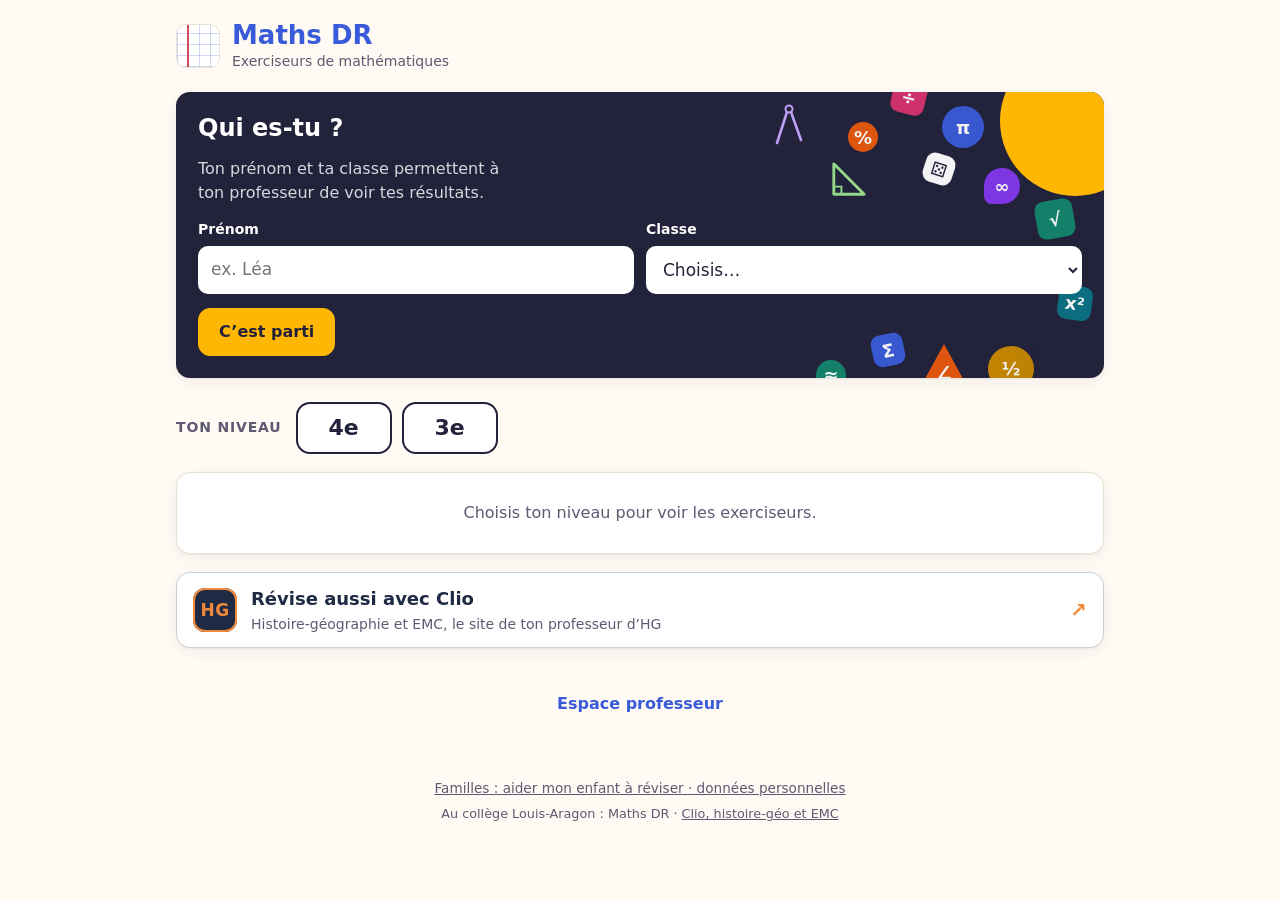
<file: index.html>
<!doctype html>
<html lang="fr">
<head>
<meta charset="utf-8">
<!-- Numéro de version : à changer à chaque mise à jour pour que les navigateurs chargent tout de suite les nouveaux fichiers. -->
<meta name="viewport" content="width=device-width, initial-scale=1, viewport-fit=cover">
<meta name="theme-color" content="#fffaf3">
<title>Grands Carreaux</title>
<link rel="stylesheet" href="app.css?v=2026-11-28b">
</head>
<body>
<main id="app" aria-live="polite"></main>
<footer class="pied-fam"><a href="familles.html">Familles : aider mon enfant à réviser · données personnelles</a><span class="pied-autre">Au collège Louis-Aragon : Maths DR · <a href="https://revisions-hgemc.pages.dev/" target="_blank" rel="noopener">Clio, histoire-géo et EMC</a></span></footer>
<noscript>Ce site a besoin de JavaScript pour fonctionner.</noscript>
<script src="config.js?v=2026-11-28b"></script>
<script src="themes.js?v=2026-11-28b"></script>
<script src="app.js?v=2026-11-28b"></script>
</body>
</html>
</file>
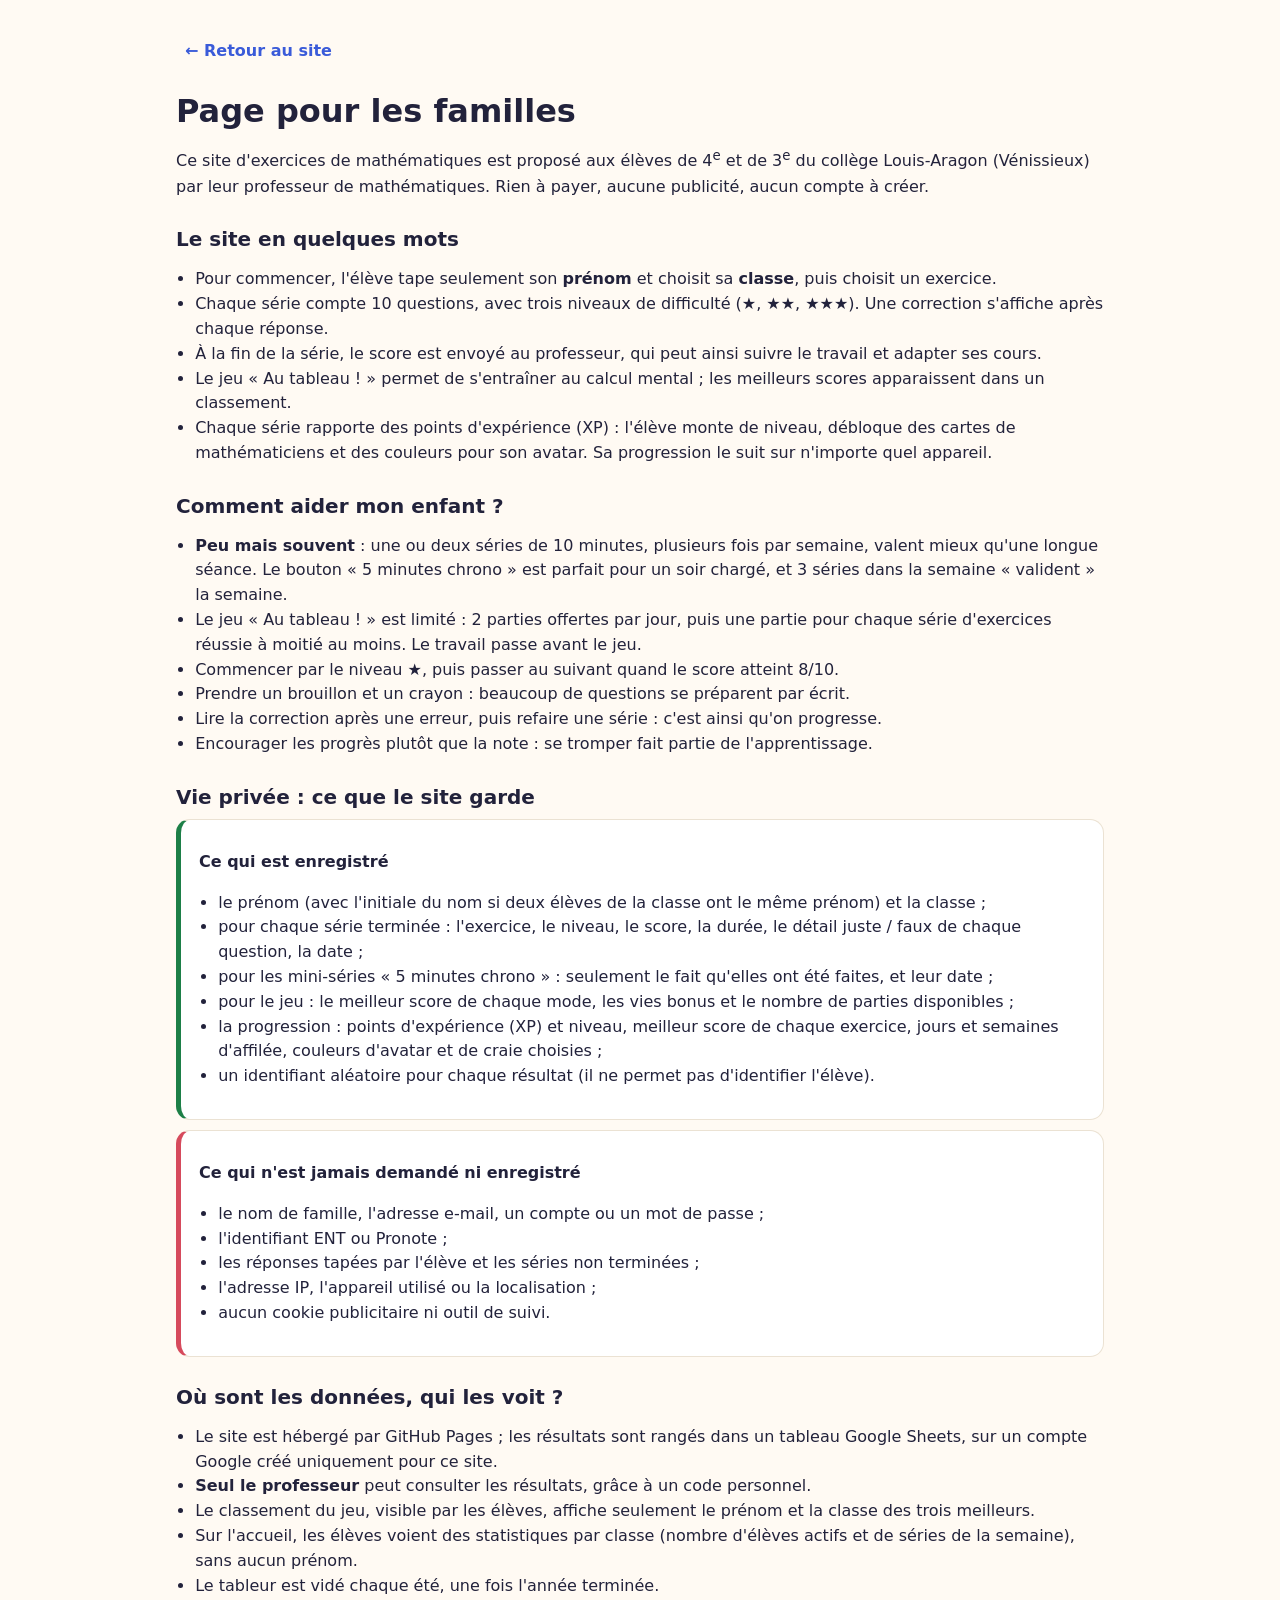
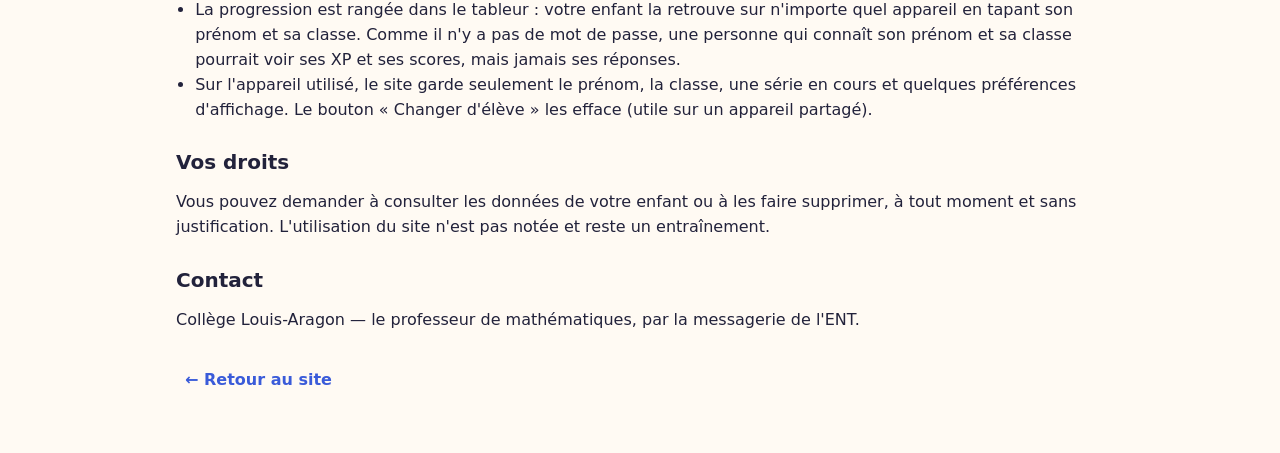
<file: familles.html>
<!doctype html>
<html lang="fr">
<head>
<meta charset="utf-8">
<meta name="viewport" content="width=device-width, initial-scale=1, viewport-fit=cover">
<title>Page pour les familles</title>
<link rel="stylesheet" href="app.css?v=2026-11-28b">
<style>
  .fam h2 { margin: 28px 0 10px; font-size: 1.25rem; }
  .fam p, .fam li { line-height: 1.55; }
  .fam ul { padding-left: 1.2em; }
  .fam .carte { background: var(--surface); border: 1px solid var(--border); border-radius: 14px; padding: 14px 18px; margin: 10px 0; }
  .fam .oui { border-left: 5px solid var(--ok); }
  .fam .non { border-left: 5px solid var(--margin); }
  .fam .retour { display: inline-block; margin: 18px 0 6px; }
</style>
</head>
<body>
<main class="wrap fam">
  <a class="btn btn-ghost retour" href="./">← Retour au site</a>
  <h1>Page pour les familles</h1>
  <p>Ce site d'exercices de mathématiques est proposé aux élèves de 4<sup>e</sup> et de 3<sup>e</sup> du collège Louis-Aragon (Vénissieux) par leur professeur de mathématiques. Rien à payer, aucune publicité, aucun compte à créer.</p>

  <h2>Le site en quelques mots</h2>
  <ul>
    <li>Pour commencer, l'élève tape seulement son <strong>prénom</strong> et choisit sa <strong>classe</strong>, puis choisit un exercice.</li>
    <li>Chaque série compte 10 questions, avec trois niveaux de difficulté (★, ★★, ★★★). Une correction s'affiche après chaque réponse.</li>
    <li>À la fin de la série, le score est envoyé au professeur, qui peut ainsi suivre le travail et adapter ses cours.</li>
    <li>Le jeu « Au tableau ! » permet de s'entraîner au calcul mental ; les meilleurs scores apparaissent dans un classement.</li>
    <li>Chaque série rapporte des points d'expérience (XP) : l'élève monte de niveau, débloque des cartes de mathématiciens et des couleurs pour son avatar. Sa progression le suit sur n'importe quel appareil.</li>
  </ul>

  <h2>Comment aider mon enfant ?</h2>
  <ul>
    <li><strong>Peu mais souvent</strong> : une ou deux séries de 10 minutes, plusieurs fois par semaine, valent mieux qu'une longue séance. Le bouton « 5 minutes chrono » est parfait pour un soir chargé, et 3 séries dans la semaine « valident » la semaine.</li>
    <li>Le jeu « Au tableau ! » est limité : 2 parties offertes par jour, puis une partie pour chaque série d'exercices réussie à moitié au moins. Le travail passe avant le jeu.</li>
    <li>Commencer par le niveau ★, puis passer au suivant quand le score atteint 8/10.</li>
    <li>Prendre un brouillon et un crayon : beaucoup de questions se préparent par écrit.</li>
    <li>Lire la correction après une erreur, puis refaire une série : c'est ainsi qu'on progresse.</li>
    <li>Encourager les progrès plutôt que la note : se tromper fait partie de l'apprentissage.</li>
  </ul>

  <h2>Vie privée : ce que le site garde</h2>
  <div class="carte oui">
    <p><strong>Ce qui est enregistré</strong></p>
    <ul>
      <li>le prénom (avec l'initiale du nom si deux élèves de la classe ont le même prénom) et la classe ;</li>
      <li>pour chaque série terminée : l'exercice, le niveau, le score, la durée, le détail juste / faux de chaque question, la date ;</li>
      <li>pour les mini-séries « 5 minutes chrono » : seulement le fait qu'elles ont été faites, et leur date ;</li>
      <li>pour le jeu : le meilleur score de chaque mode, les vies bonus et le nombre de parties disponibles ;</li>
      <li>la progression : points d'expérience (XP) et niveau, meilleur score de chaque exercice, jours et semaines d'affilée, couleurs d'avatar et de craie choisies ;</li>
      <li>un identifiant aléatoire pour chaque résultat (il ne permet pas d'identifier l'élève).</li>
    </ul>
  </div>
  <div class="carte non">
    <p><strong>Ce qui n'est jamais demandé ni enregistré</strong></p>
    <ul>
      <li>le nom de famille, l'adresse e-mail, un compte ou un mot de passe ;</li>
      <li>l'identifiant ENT ou Pronote ;</li>
      <li>les réponses tapées par l'élève et les séries non terminées ;</li>
      <li>l'adresse IP, l'appareil utilisé ou la localisation ;</li>
      <li>aucun cookie publicitaire ni outil de suivi.</li>
    </ul>
  </div>

  <h2>Où sont les données, qui les voit ?</h2>
  <ul>
    <li>Le site est hébergé par GitHub Pages ; les résultats sont rangés dans un tableau Google Sheets, sur un compte Google créé uniquement pour ce site.</li>
    <li><strong>Seul le professeur</strong> peut consulter les résultats, grâce à un code personnel.</li>
    <li>Le classement du jeu, visible par les élèves, affiche seulement le prénom et la classe des trois meilleurs.</li>
    <li>Sur l'accueil, les élèves voient des statistiques par classe (nombre d'élèves actifs et de séries de la semaine), sans aucun prénom.</li>
    <li>Le tableur est vidé chaque été, une fois l'année terminée.</li>
    <li>La progression est rangée dans le tableur : votre enfant la retrouve sur n'importe quel appareil en tapant son prénom et sa classe. Comme il n'y a pas de mot de passe, une personne qui connaît son prénom et sa classe pourrait voir ses XP et ses scores, mais jamais ses réponses.</li>
    <li>Sur l'appareil utilisé, le site garde seulement le prénom, la classe, une série en cours et quelques préférences d'affichage. Le bouton « Changer d'élève » les efface (utile sur un appareil partagé).</li>
  </ul>

  <h2>Vos droits</h2>
  <p>Vous pouvez demander à consulter les données de votre enfant ou à les faire supprimer, à tout moment et sans justification. L'utilisation du site n'est pas notée et reste un entraînement.</p>

  <h2>Contact</h2>
  <p>Collège Louis-Aragon — le professeur de mathématiques, par la messagerie de l'ENT.</p>

  <a class="btn btn-ghost retour" href="./">← Retour au site</a>
</main>
</body>
</html>
</file>
<file: app.css>
/* Grands Carreaux — un cahier à grands carreaux (Seyès) : encre bleue, marge rouge.
   Pensé d'abord pour tablette et téléphone. */
:root {
  --paper: #fffaf3;
  --surface: #ffffff;
  --ink: #22223b;
  --muted: #5e5a72;
  --blue: #3a5bd9;
  --blue-ink: #ffffff;
  --blue-soft: #e8eefb;
  --margin: #d64a5c;
  --margin-soft: #fbe9ec;
  --line: rgba(42, 86, 198, 0.10);
  --line-strong: rgba(42, 86, 198, 0.22);
  --border: #ebe2d3;
  --nuit: #22223b;
  --soleil: #ffb703;
  --ok: #1d7f47;
  --ok-bg: #e2f3e9;
  --mid: #9a6200;
  --mid-bg: #fbefd6;
  --ko: #bf3a2b;
  --ko-bg: #fbe6e2;
  --shadow: 0 1px 2px rgba(26, 39, 68, .06), 0 4px 16px rgba(26, 39, 68, .06);
  --f-head: ui-rounded, "SF Pro Rounded", "Nunito", "Segoe UI", system-ui, sans-serif;
  --f-body: system-ui, -apple-system, "Segoe UI", Roboto, "Helvetica Neue", Arial, sans-serif;
  --r: 14px;
  color-scheme: light;
}
@media (prefers-color-scheme: dark) {
  :root {
    --paper: #15152a; --surface: #1f1f3a; --ink: #eceaf6; --muted: #a7a3c0; --nuit: #2b2b52;
    --blue: #86a8ff; --blue-ink: #0f1528; --blue-soft: #222e55; --margin: #ff7f8e; --margin-soft: #3a2030;
    --line: rgba(134, 168, 255, 0.08); --line-strong: rgba(134, 168, 255, 0.16);
    --border: #34345c; --ok: #63d394; --ok-bg: #143323; --mid: #f0b24a; --mid-bg: #3a2b10;
    --ko: #ff8b78; --ko-bg: #3b1d19; --shadow: 0 1px 2px rgba(0,0,0,.3), 0 4px 16px rgba(0,0,0,.25);
    color-scheme: dark;
  }
}

* { box-sizing: border-box; }
html { -webkit-text-size-adjust: 100%; }
body {
  margin: 0; background: var(--paper); color: var(--ink);
  font: 16px/1.5 var(--f-body);
  -webkit-tap-highlight-color: transparent;
}
h1, h2, h3 { font-family: var(--f-head); line-height: 1.2; text-wrap: balance; margin: 0; }
button, input, select { font: inherit; color: inherit; }
button { cursor: pointer; }
:focus-visible { outline: 3px solid var(--blue); outline-offset: 2px; }
a { color: var(--blue); }
[hidden] { display: none !important; }

.wrap {
  max-width: 960px; margin: 0 auto;
  padding-left: max(16px, env(safe-area-inset-left, 0px));
  padding-right: max(16px, env(safe-area-inset-right, 0px));
  padding-block: calc(20px + env(safe-area-inset-top, 0px)) calc(32px + env(safe-area-inset-bottom, 0px));
}

/* ---------- Boutons ---------- */
.btn {
  display: inline-flex; align-items: center; justify-content: center; gap: 8px;
  min-height: 48px; padding: 0 20px; border-radius: 12px;
  border: 1px solid var(--border); background: var(--surface);
  font-weight: 600; text-decoration: none; color: var(--ink);
}
.btn-primary { background: var(--blue); color: var(--blue-ink); border-color: var(--blue); }
.btn-ghost { background: transparent; border-color: transparent; color: var(--blue); padding: 0 8px; }
.btn:active { transform: translateY(1px); }
.btn-row { display: flex; flex-wrap: wrap; gap: 10px; }

/* ---------- Portail ---------- */
.top { display: flex; flex-wrap: wrap; align-items: flex-end; justify-content: space-between; gap: 12px 20px; margin-bottom: 20px; }
.brand { display: flex; align-items: center; gap: 12px; }
.logo {
  width: 44px; height: 44px; border-radius: 10px; flex: none;
  background:
    linear-gradient(90deg, transparent 10px, var(--margin) 10px 12px, transparent 12px),
    repeating-linear-gradient(0deg, var(--line-strong) 0 1px, transparent 1px 11px),
    repeating-linear-gradient(90deg, var(--line-strong) 0 1px, transparent 1px 11px),
    var(--surface);
  border: 1px solid var(--border);
}
.brand h1 { font-size: 26px; color: var(--blue); }
.brand p { margin: 0; color: var(--muted); font-size: 14px; }
.me { display: flex; align-items: center; gap: 6px; font-size: 15px; color: var(--muted); }
.me strong { color: var(--ink); }

.card { background: var(--surface); border: 1px solid var(--border); border-radius: var(--r); box-shadow: var(--shadow); }
.ident { padding: 20px; margin-bottom: 24px; display: grid; gap: 14px; }
.ident h2 { font-size: 20px; }
.ident p { margin: 0; color: var(--muted); }
.fields { display: grid; grid-template-columns: repeat(auto-fit, minmax(200px, 1fr)); gap: 12px; }
.field { display: grid; gap: 6px; font-weight: 600; font-size: 14px; }
.field input, .field select {
  min-height: 48px; padding: 0 12px; border-radius: 10px; border: 1px solid var(--border);
  background: var(--paper); font-size: 17px; font-weight: 400; width: 100%;
}
.msg-err { color: var(--ko); font-size: 14px; margin: 0; }

.chips { display: flex; gap: 8px; overflow-x: auto; padding-bottom: 4px; margin-bottom: 18px; scrollbar-width: none; }
.chip {
  flex: none; min-height: 44px; padding: 0 18px; border-radius: 999px;
  border: 1px solid var(--border); background: var(--surface); font-weight: 600; color: var(--muted);
}
.chip[aria-pressed="true"] { background: var(--blue); border-color: var(--blue); color: var(--blue-ink); }

.grid { display: grid; grid-template-columns: repeat(auto-fill, minmax(260px, 1fr)); gap: 14px; }
.theme {
  display: grid; gap: 10px; padding: 18px; text-decoration: none; color: inherit;
  position: relative; overflow: hidden;
}
.theme:hover { border-color: var(--blue); }
.eyebrow { font-size: 12px; text-transform: uppercase; letter-spacing: .08em; color: var(--muted); font-weight: 600; }
.theme h3 { font-size: 20px; }
.theme p { margin: 0; color: var(--muted); font-size: 15px; }
.tags { display: flex; gap: 6px; flex-wrap: wrap; }
.tag { font-size: 13px; font-weight: 700; padding: 2px 10px; border-radius: 999px; background: var(--blue-soft); color: var(--blue); }
.prog { display: flex; gap: 6px; flex-wrap: wrap; }
.pill { font-size: 13px; padding: 3px 9px; border-radius: 8px; background: var(--paper); border: 1px solid var(--border); color: var(--muted); font-variant-numeric: tabular-nums; white-space: nowrap; }
.pill.ok { background: var(--ok-bg); border-color: transparent; color: var(--ok); }
.pill.mid { background: var(--mid-bg); border-color: transparent; color: var(--mid); }
.pill.ko { background: var(--ko-bg); border-color: transparent; color: var(--ko); }
.empty { padding: 28px 20px; text-align: center; color: var(--muted); }
.foot { margin-top: 32px; display: flex; justify-content: center; }

/* ---------- Choix du niveau ---------- */
.back { margin-left: -8px; }
.thead { display: grid; gap: 6px; margin: 8px 0 20px; }
.thead h1 { font-size: 28px; }
.thead p { margin: 0; color: var(--muted); }
.levels { display: grid; gap: 12px; }
.level {
  display: grid; grid-template-columns: auto 1fr auto; align-items: center; gap: 14px;
  padding: 16px 18px; text-align: left; width: 100%; min-height: 72px;
}
.level:hover { border-color: var(--blue); }
.stars { font-size: 20px; color: var(--blue); letter-spacing: 2px; min-width: 4.2em; }
.stars .off { color: var(--border); }
.level strong { display: block; font-family: var(--f-head); font-size: 18px; }
.level span.sub { color: var(--muted); font-size: 14px; }
.notice { padding: 12px 14px; border-radius: 10px; background: var(--mid-bg); color: var(--mid); font-size: 14px; margin-top: 16px; }

/* ---------- Série de questions ---------- */
.play {
  height: 100dvh; display: flex; flex-direction: column; max-width: 720px; margin: 0 auto;
  padding-left: max(12px, env(safe-area-inset-left, 0px));
  padding-right: max(12px, env(safe-area-inset-right, 0px));
  padding-block: calc(10px + env(safe-area-inset-top, 0px)) calc(12px + env(safe-area-inset-bottom, 0px));
  gap: 10px;
}
.bar { display: flex; align-items: center; gap: 10px; }
.bar .count { font-weight: 700; font-variant-numeric: tabular-nums; white-space: nowrap; }
.track { flex: 1; height: 8px; border-radius: 99px; background: var(--border); overflow: hidden; }
.track i { display: block; height: 100%; background: var(--blue); border-radius: 99px; transition: width .3s; }
.score { font-weight: 700; color: var(--ok); font-variant-numeric: tabular-nums; white-space: nowrap; }
.iconbtn { width: 44px; height: 44px; border-radius: 10px; border: 1px solid var(--border); background: var(--surface); display: grid; place-items: center; flex: none; }
.quitbar { display: grid; gap: 10px; padding: 12px 14px; border-radius: 12px; background: var(--blue-soft); color: var(--ink); font-weight: 600; }

.sheet {
  flex: 1; min-height: 150px; border-radius: var(--r); border: 1px solid var(--border); box-shadow: var(--shadow);
  background:
    linear-gradient(90deg, transparent 34px, var(--margin) 34px 36px, transparent 36px),
    repeating-linear-gradient(180deg, transparent 0 31px, var(--line-strong) 31px 32px),
    repeating-linear-gradient(180deg, transparent 0 7px, var(--line) 7px 8px),
    repeating-linear-gradient(90deg, transparent 0 31px, var(--line) 31px 32px),
    var(--surface);
  padding: 14px 14px 14px 50px; display: flex; flex-direction: column; justify-content: center; gap: 14px; overflow: auto;
}
.consigne { color: var(--muted); font-weight: 600; font-size: 15px; }
.enonce { font-size: clamp(26px, 7vw, 42px); font-weight: 600; line-height: 1.3; font-variant-numeric: tabular-nums; word-break: keep-all; }
.answer {
  display: flex; align-items: center; gap: 6px; min-height: 64px; font-size: clamp(26px, 7vw, 40px);
  font-weight: 600; color: var(--blue); font-variant-numeric: tabular-nums;
}
.answer .box {
  min-width: 2.6em; min-height: 1.5em; padding: 2px 10px; border-bottom: 3px solid var(--blue);
  display: inline-flex; align-items: center; gap: 2px;
}
.answer .box.empty-in::after { content: "?"; color: var(--line-strong); }
.answer.ok .box { border-color: var(--ok); color: var(--ok); }
.answer.ko .box { border-color: var(--ko); color: var(--ko); text-decoration: line-through; text-decoration-thickness: 2px; }
.caret { width: 2px; height: 1.1em; background: var(--blue); animation: blink 1s steps(1) infinite; }
@keyframes blink { 50% { opacity: 0; } }
.shake { animation: shake .3s; }
@keyframes shake { 25% { transform: translateX(-6px); } 75% { transform: translateX(6px); } }

.frac { display: inline-flex; flex-direction: column; align-items: center; vertical-align: middle; font-size: .82em; line-height: 1.1; margin: 0 .1em; }
.frac > span { padding: 0 .2em; min-width: 1em; text-align: center; }
.frac > span:first-child { border-bottom: 2px solid currentColor; }
.frac .ph { color: var(--line-strong); }

.pad { display: grid; grid-template-columns: repeat(4, 1fr); gap: 8px; }
.key {
  min-height: 56px; border-radius: 12px; border: 1px solid var(--border); background: var(--surface);
  font-size: 24px; font-weight: 600; font-variant-numeric: tabular-nums; box-shadow: 0 1px 0 var(--border);
  touch-action: manipulation; user-select: none; -webkit-user-select: none;
}
.key:active { background: var(--blue-soft); }
.key.op { background: var(--blue-soft); color: var(--blue); }
.key.go { grid-column: span 2; background: var(--blue); color: var(--blue-ink); border-color: var(--blue); font-size: 20px; }
.key.blank { visibility: hidden; }
.hint { min-height: 1.4em; margin: 0; text-align: center; color: var(--ko); font-size: 14px; font-weight: 600; }

.fb { border-radius: var(--r); padding: 14px 16px; display: grid; gap: 10px; max-height: 52dvh; overflow: auto; }
.fb.ok { background: var(--ok-bg); }
.fb.ko { background: var(--ko-bg); }
.fb h2 { font-size: 22px; }
.fb.ok h2 { color: var(--ok); }
.fb.ko h2 { color: var(--ko); }
.fb p { margin: 0; }
.corr { background: var(--surface); border-radius: 10px; padding: 12px 14px; display: grid; gap: 8px; }
.corr .t { color: var(--muted); font-size: 15px; }
.corr ol { list-style: none; margin: 0; padding: 0; display: grid; gap: 6px; }
.corr li { display: flex; flex-wrap: wrap; align-items: baseline; gap: 2px 12px; }
.corr .m { font-size: 21px; font-weight: 600; font-variant-numeric: tabular-nums; }
.corr .c { font-size: 14px; color: var(--muted); font-style: italic; }
.fb .btn { width: 100%; min-height: 54px; font-size: 18px; }

/* ---------- Bilan ---------- */
.end { text-align: center; display: grid; gap: 16px; justify-items: center; padding-top: 8px; }
.big { font-family: var(--f-head); font-size: 72px; font-weight: 800; line-height: 1; font-variant-numeric: tabular-nums; }
.big small { font-size: 32px; color: var(--muted); font-weight: 700; }
.end h1 { font-size: 26px; }
.stats { display: flex; gap: 10px; flex-wrap: wrap; justify-content: center; }
.stat { padding: 10px 16px; min-width: 120px; }
.stat b { display: block; font-size: 22px; font-variant-numeric: tabular-nums; }
.stat span { font-size: 13px; color: var(--muted); }
.send { font-size: 14px; padding: 8px 14px; border-radius: 10px; background: var(--blue-soft); color: var(--blue); font-weight: 600; }
.send.ok { background: var(--ok-bg); color: var(--ok); }
.send.wait { background: var(--mid-bg); color: var(--mid); }
.end .btn-row { justify-content: center; }
.recap { width: 100%; text-align: left; padding: 12px 14px; display: grid; gap: 6px; }
.recap li { display: flex; gap: 10px; align-items: baseline; }
.recap ol { margin: 0; padding: 0; list-style: none; display: grid; gap: 6px; }
.recap .n { color: var(--muted); font-variant-numeric: tabular-nums; min-width: 2ch; }
.recap .ok { color: var(--ok); font-weight: 700; }
.recap .ko { color: var(--ko); font-weight: 700; }

/* ---------- Espace professeur ---------- */
.prof h1 { font-size: 26px; margin: 8px 0 4px; }
.prof .lead { color: var(--muted); margin: 0 0 18px; }
.panel { padding: 18px; display: grid; gap: 14px; margin-bottom: 16px; }
.filters { display: grid; grid-template-columns: repeat(auto-fit, minmax(160px, 1fr)); gap: 10px; }
.kpis { display: grid; grid-template-columns: repeat(auto-fit, minmax(150px, 1fr)); gap: 10px; margin-bottom: 16px; }
.kpi { padding: 14px 16px; }
.kpi b { display: block; font-family: var(--f-head); font-size: 28px; font-variant-numeric: tabular-nums; }
.kpi span { color: var(--muted); font-size: 14px; }
.tabs { display: flex; gap: 8px; margin-bottom: 10px; flex-wrap: wrap; }
.tablewrap { overflow-x: auto; }
table { width: 100%; border-collapse: collapse; font-size: 15px; }
th, td { text-align: left; padding: 10px 12px; border-bottom: 1px solid var(--border); white-space: nowrap; vertical-align: middle; }
th { font-size: 12px; text-transform: uppercase; letter-spacing: .06em; color: var(--muted); font-weight: 700; position: sticky; top: 0; background: var(--surface); }
td.num { font-variant-numeric: tabular-nums; }
tr:last-child td { border-bottom: 0; }
.meter { display: inline-block; width: 70px; height: 8px; border-radius: 9px; background: var(--border); vertical-align: middle; margin-right: 8px; overflow: hidden; }
.meter i { display: block; height: 100%; }
.cell-pills { display: flex; gap: 4px; flex-wrap: wrap; white-space: normal; min-width: 220px; }

@media (prefers-reduced-motion: reduce) {
  *, *::before, *::after { animation: none !important; transition: none !important; }
}
@media (max-height: 640px) {
  .key { min-height: 48px; font-size: 21px; }
  .sheet { padding-block: 8px; gap: 8px; }
}

/* ---------- Calcul littéral et fractions ---------- */
.enonce i, .answer i, .corr i, .rep i, .key.lettre i, .recap i, .fb i {
  font-family: "Times New Roman", "STIX Two Text", "Cambria", Georgia, serif;
  font-style: italic; font-size: 1.12em; font-weight: 500; padding-right: .04em;
}
.enonce sup, .answer sup, .corr sup, .fb sup, .recap sup, .key sup { font-size: .6em; line-height: 0; vertical-align: .75em; }
.saisie { white-space: pre; }
.answer .pre { white-space: pre; }
.pad.c5 { grid-template-columns: repeat(5, 1fr); gap: 7px; }
.key.lettre { background: var(--margin-soft); color: var(--margin); border-color: transparent; font-size: 26px; }
.key .exp { font-size: 20px; }
.key .exp sup { vertical-align: .7em; }
.trou {
  display: inline-block; min-width: 1.4em; padding: 0 .15em; border: 2px dashed var(--margin);
  border-radius: 6px; color: var(--margin); line-height: 1.2;
}
.paren { font-size: 1.9em; font-weight: 300; vertical-align: middle; line-height: 1; }
.corr .paren { font-size: 1.7em; }
.enonce { overflow-wrap: anywhere; }
.fb p .frac, .recap .frac { font-size: 1em; }
.fb p { font-size: 17px; }

/* ---------- Pause et suppression ---------- */
.reprise { padding: 16px 18px; margin-bottom: 14px; display: flex; flex-wrap: wrap; align-items: center; justify-content: space-between; gap: 12px; border-color: var(--blue); }
.reprise strong { display: block; font-family: var(--f-head); font-size: 18px; }
.reprise .sub { display: block; color: var(--muted); font-size: 14px; }
.pill.pause { background: var(--blue-soft); color: var(--blue); border-color: transparent; font-weight: 600; }
.btn.danger { color: var(--ko); min-height: 36px; font-size: 14px; }
.btn.danger-plein { background: var(--ko); border-color: var(--ko); color: var(--surface); min-height: 36px; font-size: 14px; }
td.act { text-align: right; }
.confirm { display: flex; align-items: center; gap: 8px; flex-wrap: wrap; justify-content: flex-end; white-space: normal; font-size: 14px; font-weight: 600; color: var(--ko); }
.flash { margin: 0 0 12px; padding: 10px 14px; border-radius: 10px; background: var(--ok-bg); color: var(--ok); font-weight: 600; }
.confirm { min-width: 300px; }
.confirm .btn { white-space: nowrap; }

/* ---------- Identification et portail par niveau ---------- */
.field .aide { display: none; font-weight: 400; font-size: 12px; color: var(--muted); }
.field.aide-vue .aide { display: block; }
.niveaux { display: flex; align-items: center; gap: 10px; flex-wrap: wrap; margin-bottom: 18px; }
.niv-label { font-weight: 700; color: var(--muted); font-size: 14px; text-transform: uppercase; letter-spacing: .06em; margin-right: 4px; }
.niv {
  min-width: 96px; min-height: 52px; padding: 0 22px; border-radius: 14px; border: 2px solid var(--border);
  background: var(--surface); font-family: var(--f-head); font-size: 22px; font-weight: 800; color: var(--muted);
}
.niv[aria-pressed="true"] { background: var(--blue); border-color: var(--blue); color: var(--blue-ink); }
.domaine { margin-bottom: 22px; }
.domaine h2 { font-size: 15px; text-transform: uppercase; letter-spacing: .07em; color: var(--muted); margin: 0 0 10px; }

/* ---------- Carte du jeu (portail et fin de série) ---------- */
.jeu-carte, .gain {
  display: flex; align-items: center; gap: 14px; padding: 14px 16px; margin-bottom: 22px; text-decoration: none; color: inherit;
  border-color: var(--margin); background: linear-gradient(90deg, var(--margin-soft), var(--surface) 70%);
}
.gain { margin: 0; width: 100%; text-align: left; }
.jeu-icone { width: 48px; height: 48px; flex: none; }
.jeu-icone svg { width: 100%; height: 100%; }
.ij-cahier { fill: var(--blue); }
.ij-marge { stroke: var(--margin); stroke-width: 2.5; }
.ij-n { font: 800 13px system-ui, sans-serif; fill: var(--ink); }
.ij-d { fill: var(--ko); }
.jeu-txt { display: grid; gap: 2px; flex: 1; min-width: 0; }
.jeu-txt strong { font-family: var(--f-head); font-size: 18px; }
.jeu-txt span { color: var(--muted); font-size: 14px; }
.pastilles { display: inline-flex; gap: 5px; flex: none; }
.pastilles i { width: 14px; height: 14px; border-radius: 50%; border: 2px solid var(--margin); }
.pastilles i.on { background: var(--margin); }

/* ---------- Page du jeu ---------- */
.jeu-panneau { padding: 18px; display: grid; gap: 12px; margin-bottom: 18px; }
.jeu-ligne { display: flex; justify-content: space-between; align-items: center; gap: 12px; }
.jeu-note { color: var(--muted); font-size: 14px; margin: 0; }
.btn[disabled] { opacity: .45; cursor: not-allowed; }
.podiums { display: grid; grid-template-columns: repeat(auto-fit, minmax(260px, 1fr)); gap: 14px; width: 100%; }
.podium-bloc { padding: 16px 18px; display: grid; gap: 8px; text-align: left; }
.podium-bloc h2 { font-size: 18px; }
.podium-bloc h3 { font-size: 13px; text-transform: uppercase; letter-spacing: .06em; color: var(--muted); margin-top: 4px; }
.podium { list-style: none; margin: 0; padding: 0; display: grid; gap: 6px; }
.podium li { display: flex; align-items: center; gap: 10px; padding: 8px 10px; border-radius: 10px; background: var(--paper); }
.podium .rang { width: 28px; height: 28px; border-radius: 50%; display: grid; place-items: center; font-weight: 800; background: var(--border); color: var(--ink); flex: none; }
.podium .p1 .rang { background: #e8b923; color: #1a2744; }
.podium .p2 .rang { background: #c4cad6; color: #1a2744; }
.podium .p3 .rang { background: #d39a6a; color: #1a2744; }
.podium .nom { flex: 1; min-width: 0; font-weight: 600; }
.podium .nom small { color: var(--muted); font-weight: 400; }
.podium b { font-variant-numeric: tabular-nums; }

.jeu-play {
  height: 100dvh; display: flex; flex-direction: column; gap: 8px; max-width: 640px; margin: 0 auto;
  padding-left: max(12px, env(safe-area-inset-left, 0px)); padding-right: max(12px, env(safe-area-inset-right, 0px));
  padding-block: calc(10px + env(safe-area-inset-top, 0px)) calc(12px + env(safe-area-inset-bottom, 0px));
  user-select: none; -webkit-user-select: none;
}
.vies { display: inline-flex; gap: 6px; flex: 1; }
.vies i { width: 18px; height: 18px; border-radius: 50%; border: 2px solid var(--ko); }
.vies i.on { background: var(--ko); }
.jeu-score { font-family: var(--f-head); font-size: 26px; font-weight: 800; color: var(--blue); font-variant-numeric: tabular-nums; }
.jeu-bandeau { position: relative; overflow: hidden; padding: 8px 12px; border-radius: 10px; background: var(--blue-soft); color: var(--blue); font-weight: 700; text-align: center; font-size: 15px; }
.jeu-bandeau.bonus { background: var(--margin); color: var(--surface); animation: clignote 0.6s 3; }
.jeu-bandeau.expert { background: var(--ink); color: var(--surface); }
.jeu-bandeau i { position: absolute; left: 0; bottom: 0; height: 3px; background: currentColor; opacity: .6; }
@keyframes clignote { 50% { opacity: .55; } }
.jeu-cadre { flex: 1; min-height: 200px; border-radius: var(--r); overflow: hidden; border: 1px solid var(--border); box-shadow: var(--shadow); touch-action: none; }
.jeu-cadre canvas { display: block; }
.jeu-cadre.choc { animation: choc .3s; }
@keyframes choc { 25% { transform: translateX(-6px); } 75% { transform: translateX(6px); } }
.jeu-ctrl { display: grid; grid-template-columns: 1fr 1fr; gap: 10px; }
.jeu-ctrl .key { min-height: 64px; font-size: 28px; touch-action: none; }

/* ---------- Questions à choix et durées ---------- */
.pad.choix { display: grid; grid-template-columns: 1fr; gap: 10px; }
.choix-q { margin: 0; text-align: center; font-weight: 700; font-size: 18px; }
.choix-grid { display: grid; gap: 10px; grid-template-columns: repeat(2, 1fr); }
.choix-grid.n3 { grid-template-columns: repeat(3, 1fr); }
.key.opt { min-height: 64px; font-size: 22px; padding: 6px 10px; line-height: 1.2; }
.key.unite { font-size: 20px; }
.answer .u { font-size: .6em; margin-left: .15em; color: var(--muted); }

/* ---------- Vies bonus et changement d'élève ---------- */
.vies i.bonus { border-color: var(--margin); }
.vies i.bonus.on { background: var(--margin); }
.me { flex-wrap: wrap; }
.confirm-eleve { padding: 16px 18px; margin-bottom: 18px; display: grid; gap: 10px; border-color: var(--blue); }
.confirm-eleve p { margin: 0; }

/* ---------- « Au tableau ! » : écran de jeu façon tableau de classe ---------- */
body.en-jeu { background: #1d352c; color: #f4f1e4; }
body.en-jeu .jeu-play .iconbtn { background: rgba(255,255,255,.08); border-color: rgba(255,255,255,.15); color: #f4f1e4; }
body.en-jeu .vies i { border-color: #f4f1e4; }
body.en-jeu .vies i.on { background: #f4f1e4; }
body.en-jeu .vies i.bonus { border-color: #f2c94c; }
body.en-jeu .vies i.bonus.on { background: #f2c94c; }
body.en-jeu .jeu-score { color: #f4f1e4; font-family: "Chalkboard SE", "Segoe Print", "Comic Sans MS", var(--f-head); }
.combo { display: inline-flex; gap: 3px; align-items: center; margin-right: 8px; }
.combo i { width: 12px; height: 6px; border-radius: 3px; background: rgba(242, 201, 76, .25); }
.combo i.on { background: #f2c94c; }
body.en-jeu .jeu-bandeau { background: rgba(255,255,255,.08); color: #f4f1e4; font-family: "Chalkboard SE", "Segoe Print", "Comic Sans MS", var(--f-body); }
body.en-jeu .jeu-bandeau.bonus { background: #f2c94c; color: #1d352c; }
body.en-jeu .jeu-bandeau.expert { background: #8fd3f4; color: #1d352c; }
body.en-jeu .jeu-cadre { border: 6px solid #8a5a33; border-bottom: 0; border-radius: 12px 12px 0 0; box-shadow: 0 6px 20px rgba(0,0,0,.35); }
body.en-jeu .jeu-ctrl .key { background: rgba(255,255,255,.08); border-color: rgba(255,255,255,.18); color: #f4f1e4; box-shadow: none; }
body.en-jeu .jeu-ctrl .key:active { background: rgba(255,255,255,.2); }
.jeu-carte, .gain { border-color: #2f5a4b; background: linear-gradient(90deg, rgba(38, 69, 58, .14), var(--surface) 70%); }
.ij-n { font: 800 13px "Chalkboard SE", "Comic Sans MS", system-ui, sans-serif; fill: #f4f1e4; }
.ij-d { fill: #f2c94c; }
.pastilles i { border-color: #2f7d5f; }
.pastilles i.on { background: #2f7d5f; }

/* ---------- Géométrie : figures et énoncés rédigés ---------- */
.enonce .txt { font-size: 17px; font-weight: 500; line-height: 1.4; margin: 0 0 4px; }
.enonce .fig { display: block; width: 100%; max-width: 300px; max-height: 21vh; margin: 0 auto; }
.fig-tri { fill: var(--blue-soft); fill-opacity: .55; stroke: var(--ink); stroke-width: 2; stroke-linejoin: round; }
.fig-angle { fill: none; stroke: var(--ink); stroke-width: 1.6; }
.fig-sommet { font: 700 16px var(--f-body); fill: var(--ink); text-anchor: middle; }
.fig-long { font: 600 13px var(--f-body); fill: var(--blue); text-anchor: middle; }
.fig-long.fig-inc { fill: var(--margin); font-size: 17px; font-weight: 800; }
.answer .suf { font-size: .7em; color: var(--muted); margin-left: 4px; }
.choix-grid.long { grid-template-columns: 1fr; }
.choix-grid.long .key.opt { min-height: 52px; font-size: 20px; }
.rappel { display: inline-flex; align-items: center; gap: 8px; margin: -6px 0 16px; padding: 8px 14px; border-radius: 10px; background: var(--mid-bg); color: var(--mid); font-weight: 700; }

/* ---------- Exerciseurs en « parties » et automatismes ---------- */
.level.sans-etoiles { grid-template-columns: 1fr auto; }
.enonce .tab-prop { border-collapse: collapse; font-size: 18px; margin: 6px 0; }
.enonce .tab-prop td { border: 2px solid var(--ink); padding: 6px 14px; text-align: center; font-variant-numeric: tabular-nums; white-space: nowrap; background: var(--surface); }
.enonce .tab-prop td.inc { color: var(--margin); font-weight: 800; }
.enonce .graph { display: block; width: 100%; max-width: 300px; max-height: 26vh; margin: 2px auto 0; }
.graph .g-grille { stroke: var(--line-strong); stroke-width: 1; }
.graph .g-axe { stroke: var(--ink); stroke-width: 1.6; }
.graph .g-courbe { stroke: var(--blue); stroke-width: 3; fill: none; }
.graph .g-barre { fill: var(--blue); fill-opacity: .8; }
.graph text { font: 600 11px var(--f-body); fill: var(--ink); }
.graph .g-titre { font-size: 11px; fill: var(--muted); }
.enonce .liste { font-size: 22px; font-weight: 700; letter-spacing: .02em; }
.enonce .prog { margin: 6px 0; padding: 8px 12px; border-left: 4px solid var(--blue); background: var(--blue-soft); border-radius: 0 8px 8px 0; font-size: 16px; font-weight: 600; line-height: 1.5; }

/* ---------- Espace professeur : tri et sélection multiple ---------- */
th button.tri { all: unset; cursor: pointer; font: inherit; text-transform: inherit; letter-spacing: inherit; color: var(--muted); white-space: nowrap; }
th button.tri:hover, th button.tri.actif { color: var(--blue); }
th button.tri:focus-visible { outline: 2px solid var(--blue); outline-offset: 2px; border-radius: 4px; }
.col-sel { width: 36px; padding-right: 0; }
.col-sel input { width: 18px; height: 18px; accent-color: var(--blue); cursor: pointer; }
tr.coche td { background: var(--blue-soft); }
.barre-sel { display: flex; align-items: center; gap: 10px; flex-wrap: wrap; min-height: 48px; margin-bottom: 10px; }
.barre-sel .aide-sel { color: var(--muted); font-size: 14px; }
.barre-sel.confirm-zone { padding: 10px 14px; border-radius: 12px; background: var(--ko-bg); color: var(--ko); }

/* Lien vers la page des familles, en bas de toutes les pages */
.pied-fam { text-align: center; padding: 18px 16px 28px; font-size: .85rem; }
.pied-fam a { color: var(--muted); }

/* =====================================================================
   Présentation colorée : profil, niveaux, tuiles des domaines, pluie de symboles
   ===================================================================== */
.profil {
  position: relative; overflow: hidden; display: flex; flex-wrap: wrap; align-items: center; gap: 12px 14px;
  background: var(--nuit); color: #fff; border-radius: 20px; padding: 16px 18px; margin-bottom: 18px;
}
.profil::after { content: ""; position: absolute; right: -34px; top: -34px; width: 120px; height: 120px; border-radius: 50%; background: var(--soleil); opacity: .9; }
.profil > * { position: relative; z-index: 1; }
.avatar { width: 54px; height: 54px; flex: none; }
.avatar text { font: 800 20px var(--f-head); fill: #fff; }
.profil-txt { display: grid; flex: 1; min-width: 140px; line-height: 1.25; }
.profil-txt span { font-size: 14px; opacity: .8; }
.profil-txt strong { font-family: var(--f-head); font-size: 22px; }
.profil-btns { display: flex; flex-wrap: wrap; gap: 4px; }
.profil .btn-ghost { color: #fff; min-height: 40px; background: rgba(255,255,255,.12); border-radius: 10px; padding: 0 12px; }
.niv { border-color: var(--ink); color: var(--ink); }
.niv[aria-pressed="true"] { background: var(--ink); border-color: var(--ink); color: var(--paper); }

.doms { display: grid; grid-template-columns: repeat(auto-fill, minmax(150px, 1fr)); gap: 12px; }
.dom {
  position: relative; overflow: hidden; display: grid; gap: 6px; align-content: start; min-height: 120px;
  padding: 14px 14px 14px 20px; border-radius: 16px; text-decoration: none; color: var(--ink);
  background: var(--surface); border: 1px solid var(--border); box-shadow: var(--shadow);
}
.dom::before { content: ""; position: absolute; left: 0; top: 0; bottom: 0; width: 7px; background: var(--c); }
.dom::after {
  content: ""; position: absolute; right: -16px; bottom: -16px; width: 64px; height: 64px; border-radius: var(--forme, 50%);
  background: var(--c); opacity: .13; transform: rotate(18deg); transition: transform .3s;
}
a.dom:hover::after { transform: rotate(60deg) scale(1.15); }
a.dom:hover { border-color: var(--c); }
.dom b { font-family: var(--f-head); font-size: 17px; line-height: 1.2; color: var(--c); }
.dom small { color: var(--muted); font-size: 13px; }
.dom.bientot { opacity: .55; box-shadow: none; }
.ico { width: 30px; height: 30px; fill: none; stroke: var(--c); stroke-width: 2.2; stroke-linecap: round; stroke-linejoin: round; }

.page-dom .eyebrow { color: var(--c); }
.dom-tete { display: flex; align-items: center; gap: 14px; margin: 8px 0 20px; }
.dom-tete .ico { width: 52px; height: 52px; padding: 10px; border-radius: 14px; background: color-mix(in srgb, var(--c) 14%, var(--surface)); }
.dom-tete h1 { font-size: 28px; color: var(--c); }
.page-dom .theme { border-left: 6px solid var(--c); }
.page-dom .theme:hover { border-color: var(--c); }
.page-dom .level { border-left: 6px solid var(--c); }
.page-dom .thead h1 { color: var(--c); }
@media (prefers-color-scheme: dark) {
  .dom b, .dom-tete h1, .page-dom .eyebrow, .page-dom .thead h1 { color: color-mix(in srgb, var(--c) 55%, white); }
  .ico { stroke: color-mix(in srgb, var(--c) 60%, white); }
}

.pluie { position: fixed; inset: 0; pointer-events: none; overflow: hidden; z-index: 50; }
.pluie span { position: absolute; top: -60px; font-family: "Times New Roman", Georgia, serif; font-weight: 700; animation: tombe linear forwards; opacity: 0; }
@keyframes tombe {
  0% { transform: translateY(0) rotate(0); opacity: 0; }
  10% { opacity: 1; }
  85% { opacity: 1; }
  100% { transform: translateY(105vh) rotate(200deg); opacity: 0; }
}

/* ---------- XP, niveaux de mathématiciens, jours d'affilée ---------- */
.profil .xp { order: 3; flex-basis: 100%; display: flex; flex-wrap: wrap; align-items: center; gap: 6px 10px; }
.rang { background: none; border: 0; padding: 4px 0; color: #fff; font-size: 15px; text-align: left; min-height: 32px; }
.rang span { opacity: .7; }
.flamme { background: var(--soleil); color: #22223b; border-radius: 999px; padding: 3px 10px; font-weight: 800; font-size: 13px; }
.profil .bar { flex-basis: 100%; height: 10px; border-radius: 99px; background: rgba(255,255,255,.2); overflow: hidden; }
.profil .bar i { display: block; height: 100%; border-radius: 99px; background: var(--soleil); transition: width .6s; }
.profil small { font-size: 13px; opacity: .8; }
.profil .anecdote { flex-basis: 100%; margin: 4px 0 0; padding: 10px 12px; border-radius: 12px; background: rgba(255,255,255,.1); font-size: 14px; line-height: 1.45; }
.gain-xp { display: grid; gap: 4px; padding: 14px 18px; width: 100%; text-align: center; border-color: var(--soleil); background: color-mix(in srgb, var(--soleil) 12%, var(--surface)); }
.gain-xp strong { font-family: var(--f-head); font-size: 26px; color: #b86e00; }
.gain-xp.monte strong { font-size: 30px; }
.gain-xp span { color: var(--muted); font-size: 15px; }
.gain-xp .anecdote { font-size: 14px; color: var(--ink); }
@media (prefers-color-scheme: dark) { .gain-xp strong { color: var(--soleil); } }

/* ---------- Conseils du prof ---------- */
.conseils { background: color-mix(in srgb, #14866d 9%, var(--surface)); border: 1px solid color-mix(in srgb, #14866d 30%, var(--border)); border-radius: 16px; padding: 14px 18px; margin-bottom: 18px; }
.conseils h2 { font-size: 18px; color: #14866d; }
.conseils p { margin: 2px 0 8px; color: var(--muted); font-size: 14px; }
.conseils ol { margin: 0; padding-left: 22px; display: grid; gap: 6px; }
.conseils a { color: var(--c); font-weight: 700; text-decoration: none; }
.conseils li.fait a { text-decoration: line-through; opacity: .7; }
.cons-niv { color: var(--muted); font-size: 14px; }
.cons-ok { color: var(--ok); font-size: 13px; font-weight: 700; }
@media (prefers-color-scheme: dark) { .conseils h2 { color: #6fd3b4; } .conseils a { color: color-mix(in srgb, var(--c) 55%, white); } }
.cons-ed { margin-bottom: 16px; }
.cons-ed summary { cursor: pointer; font-weight: 700; padding: 4px 0; }
.cons-niv-bloc { margin: 12px 0; }
.cons-liste { padding-left: 22px; display: grid; gap: 4px; }
.cons-liste li { display: flex; align-items: center; justify-content: space-between; gap: 8px; }
.cons-act .btn { min-height: 36px; padding: 0 10px; }
.cons-ajout { display: flex; flex-wrap: wrap; gap: 8px; margin-top: 6px; }
.cons-ajout select { min-height: 44px; border-radius: 10px; border: 1px solid var(--border); background: var(--paper); padding: 0 8px; max-width: 100%; }

/* ---------- Constellation des chapitres (toujours sur fond de nuit) ---------- */
.ciel-carte { display: flex; align-items: center; gap: 14px; padding: 14px 16px; margin: -10px 0 22px; text-decoration: none; color: inherit; border-color: #3a3a6a; }
.ciel-ico { width: 48px; height: 48px; flex: none; }
.ciel-ico rect { fill: #14142b; }
.ciel-ico path { fill: none; stroke: #8fb0ff; stroke-width: 1.5; opacity: .7; }
.ciel-ico circle { fill: var(--soleil); }
.ciel { background: #14142b; color: #eceaf6; border-radius: 20px; padding: 18px 14px; margin-top: 8px; }
.ciel h1 { font-size: 22px; }
.ciel-sous { margin: 4px 0 8px; color: #a7a3c0; font-size: 14px; }
.ciel-svg { width: 100%; max-width: 560px; display: block; margin: 0 auto; }
.repere line { stroke: #3a3a66; stroke-width: 1; }
.repere text { fill: #8c88aa; font-size: 10px; font-family: var(--f-body); }
.figure { fill: none; stroke-width: 1.4; opacity: .35; stroke-dasharray: 4 4; }
.figure.complete { opacity: .95; stroke-width: 2.2; stroke-dasharray: none; filter: drop-shadow(0 0 4px rgba(255,255,255,.5)); }
.etoile { cursor: pointer; outline: none; }
.etoile .coeur { opacity: .35; transition: r .2s; }
.etoile.on .coeur { opacity: 1; }
.etoile.on .coeur { animation: scintille 3s ease-in-out infinite; }
.etoile.choisie .coeur, .etoile:focus-visible .coeur { stroke: #fff; stroke-width: 2.5; opacity: 1; }
@keyframes scintille { 50% { opacity: .75; } }
@media (prefers-reduced-motion: reduce) { .etoile.on .coeur { animation: none; } }
.ciel-info { margin-top: 10px; background: rgba(255,255,255,.07); border-radius: 14px; padding: 12px 14px; font-size: 14px; line-height: 1.5; display: grid; gap: 8px; justify-items: start; }
.ciel-info strong { font-family: var(--f-head); font-size: 17px; }
.ciel-coord { color: var(--soleil); font-variant-numeric: tabular-nums; font-weight: 700; }
.ciel-info .pill { background: rgba(255,255,255,.08); border-color: rgba(255,255,255,.15); color: #d8d5ea; }
.ciel-info .pill.ok { background: #143323; color: #63d394; }
.ciel-info .pill.mid { background: #3a2b10; color: #f0b24a; }
.ciel-info .pill.ko { background: #3b1d19; color: #ff8b78; }
.ciel-leg { list-style: none; padding: 0; margin: 12px 0 0; display: grid; gap: 4px; font-size: 13px; color: #a7a3c0; }
.ciel-leg b { color: var(--c); }

/* ---------- Jeu : jauge de craie ---------- */
.craie-jauge { display: inline-flex; align-items: center; gap: 6px; font-size: 12px; font-weight: 700; color: #f4f1e4; margin-right: 8px; }
.craie-jauge b { display: block; width: 64px; height: 10px; border-radius: 99px; background: rgba(255,255,255,.15); overflow: hidden; }
.craie-jauge i { display: block; height: 100%; width: 100%; background: #f4f1e4; border-radius: 99px; transition: width .2s linear; }
.craie-jauge.bas i { background: #ff8a80; animation: clignote .6s steps(2) infinite; }
@keyframes clignote { 50% { opacity: .35; } }
@media (prefers-reduced-motion: reduce) { .craie-jauge.bas i { animation: none; } }

/* ---------- Rappel de cours ---------- */
.cours { padding: 0; margin-bottom: 16px; border-left: 6px solid var(--c, var(--blue)); overflow: hidden; }
.cours summary { display: flex; justify-content: space-between; align-items: center; gap: 10px; padding: 12px 16px; cursor: pointer; list-style: none; font-family: var(--f-head); font-weight: 800; font-size: 17px; }
.cours summary::-webkit-details-marker { display: none; }
.cours summary::before { content: "📘"; margin-right: 4px; }
.cours summary > span:first-child { flex: 1; }
.cours-voir { font-family: var(--f-body); font-weight: 600; font-size: 14px; color: var(--blue); }
.cours-txt { padding: 0 16px 14px; display: grid; gap: 6px; font-size: 16px; line-height: 1.55; }
.cours-txt p { margin: 0; }
.cours-txt .ex { color: var(--muted); }
.cours-txt .regles { font-variant-numeric: tabular-nums; line-height: 1.7; }
.cours-niv { border-top: 1px dashed var(--border); padding-top: 6px; display: grid; gap: 4px; }
.cours-etoiles { font-size: 13px; font-weight: 700; color: var(--mid); }
.cours-pop { position: fixed; inset: 0; z-index: 40; background: rgba(20, 20, 40, .55); display: grid; place-items: center; padding: 16px; }
.cours-boite { width: min(520px, 100%); max-height: calc(100vh - 32px); overflow: auto; padding: 18px 18px 16px; display: grid; gap: 12px; }
.cours-boite h2 { font-size: 20px; }
.cours-boite .cours-txt { padding: 0; }
.cours-btn { width: auto !important; padding: 0 10px; font-size: 14px; font-weight: 700; }
.ratt-etiquette { display: inline-block; margin-bottom: 8px; padding: 3px 10px; border-radius: 999px; background: var(--mid-bg); color: var(--mid); font-size: 13px; font-weight: 700; }
.ratt-bilan { margin: 0; font-weight: 700; color: var(--mid); }

/* ---------- Semaines validées ---------- */
.profil .semaine { flex-basis: 100%; display: flex; flex-wrap: wrap; align-items: center; gap: 6px 10px; font-size: 14px; }
.profil .semaine > span:first-child { opacity: .8; }
.pastilles-sem { display: inline-flex; gap: 4px; }
.pastilles-sem i { width: 14px; height: 14px; border-radius: 50%; border: 2px solid var(--soleil); }
.pastilles-sem i.on { background: var(--soleil); }
.sem-suite { background: rgba(255,255,255,.14); border-radius: 999px; padding: 2px 10px; font-weight: 700; }
.sem-ok { font-weight: 700; color: var(--ok) !important; }
.av-lien { display: block; flex: none; border-radius: 12px; }

/* ---------- 5 minutes chrono et brevet ---------- */
.chrono-carte, .brevet-carte { display: flex; align-items: center; gap: 14px; padding: 14px 16px; margin-bottom: 14px; text-decoration: none; color: inherit; }
.chrono-carte { border-color: color-mix(in srgb, #3a5bd9 40%, var(--border)); background: linear-gradient(90deg, color-mix(in srgb, #3a5bd9 12%, var(--surface)), var(--surface) 70%); }
.chrono-ico { width: 48px; height: 48px; flex: none; border-radius: 12px; display: grid; place-items: center; font-size: 28px; background: #3a5bd9; color: #fff; }
.brevet-carte { border-color: color-mix(in srgb, #c98a00 45%, var(--border)); background: linear-gradient(90deg, color-mix(in srgb, var(--soleil) 16%, var(--surface)), var(--surface) 70%); }
.brevet-j { width: 64px; flex: none; border-radius: 12px; background: var(--nuit); color: var(--soleil); display: grid; place-items: center; padding: 6px 0; font: 800 18px var(--f-head); line-height: 1.1; }
.brevet-j small { font-size: 11px; color: #fff; font-weight: 700; }
.badge-sugg { display: inline-block; margin: 2px 0; padding: 2px 8px; border-radius: 999px; background: var(--mid-bg); color: var(--mid); font-size: 12px; font-weight: 700; }

/* ---------- Mon profil : avatar, craie, album ---------- */
.profil-tete { display: flex; align-items: center; gap: 16px; margin: 8px 0 18px; }
.profil-tete h1 { font-size: 28px; }
.profil-tete p { margin: 2px 0 0; color: var(--muted); }
.avatar.grand { width: 96px; height: 96px; }
.avatar.grand text { font-size: 20px; }
.avatar.mini { width: 40px; height: 40px; }
.reglage { padding: 14px 16px; margin-bottom: 14px; display: grid; gap: 10px; }
.reglage h2, .album h2 { font-size: 18px; }
.aide-r { margin: 0; color: var(--muted); font-size: 13px; }
.choix-ligne { display: flex; flex-wrap: wrap; gap: 10px; }
.pastille-c { width: 40px; height: 40px; border-radius: 50%; border: 3px solid var(--surface); background: var(--c); box-shadow: 0 0 0 1px var(--border); display: grid; place-items: center; font-size: 14px; }
.pastille-c.sel { box-shadow: 0 0 0 3px var(--ink); }
.pastille-c.verrou { background: var(--paper); color: var(--muted); }
.motif-b, .craie-b { display: grid; justify-items: center; gap: 4px; min-width: 64px; padding: 8px 6px; border-radius: 12px; border: 2px solid var(--border); background: var(--surface); font-size: 13px; text-align: center; color: var(--ink); }
.motif-b.sel, .craie-b.sel { border-color: var(--ink); }
.motif-b.verrou, .craie-b.verrou { opacity: .55; border-style: dashed; }
.cadenas { font-size: 22px; height: 40px; display: grid; place-items: center; }
.craie-b i { display: block; width: 44px; height: 14px; border-radius: 7px; background: #26453a; box-shadow: inset 0 0 0 1px rgba(0,0,0,.15); }
.craie-b.verrou i { background: repeating-linear-gradient(45deg, var(--border) 0 4px, transparent 4px 8px); }
.album { margin-top: 6px; display: grid; gap: 8px; }
.cartes { display: grid; grid-template-columns: repeat(auto-fill, minmax(200px, 1fr)); gap: 12px; }
.carte-m { border-radius: 16px; padding: 14px; background: var(--surface); border: 1px solid var(--border); border-top: 8px solid var(--c); display: grid; gap: 6px; align-content: start; box-shadow: var(--shadow); }
.carte-m h3 { font-size: 18px; color: var(--c); }
.carte-m p { margin: 0; font-size: 14px; line-height: 1.45; color: var(--ink); }
.carte-n { font-size: 12px; font-weight: 700; color: var(--muted); text-transform: uppercase; letter-spacing: .05em; }
.carte-m.verrou { --c: var(--border); background: repeating-linear-gradient(135deg, var(--paper) 0 10px, var(--surface) 10px 20px); box-shadow: none; }
.carte-m.verrou h3 { color: var(--muted); font-size: 28px; }
.carte-m.verrou p { color: var(--muted); }
@media (prefers-color-scheme: dark) { .carte-m h3 { color: color-mix(in srgb, var(--c) 55%, white); } }

/* ---------- Probabilités : tableau à double entrée ---------- */
.tab-proba { border-collapse: collapse; margin: 8px 0; width: 100%; max-width: 520px; table-layout: fixed; font-size: 14px; font-variant-numeric: tabular-nums; background: var(--surface); }
.tab-proba th, .tab-proba td { border: 1px solid var(--border); padding: 5px 4px; text-align: center; overflow-wrap: anywhere; hyphens: auto; }
.tab-proba th { background: var(--paper); font-weight: 700; font-size: 12px; text-transform: none; letter-spacing: 0; line-height: 1.25; }
.tab-proba td { font-size: 16px; font-weight: 600; }
.tab-proba th, .tab-proba td { white-space: normal; }
.tab-proba tr > :first-child { width: 36%; text-align: left; padding-left: 6px; }

/* ---------- Rappel de cours : plus visible (bandeau de couleur, fond teinté) ---------- */
.cours { border: 2px solid var(--c, var(--blue)); border-left-width: 2px; background: color-mix(in srgb, var(--c, var(--blue)) 6%, var(--surface)); box-shadow: 0 2px 10px color-mix(in srgb, var(--c, var(--blue)) 18%, transparent); }
.cours summary { background: var(--c, var(--blue)); color: #fff; padding: 12px 16px; font-size: 18px; }
.cours summary::before { content: "📘"; margin-right: 6px; }
.cours-voir { color: #fff; text-decoration: underline; font-weight: 700; opacity: .95; }
.cours[open] summary { margin-bottom: 4px; }
.cours-txt { padding: 10px 16px 16px; font-size: 17px; }
.cours-txt p { font-weight: 600; }
.cours-txt .regles { font-weight: 500; font-size: 18px; }
.cours-txt .regles b { font-weight: 800; }
.cours-txt .ex { font-weight: 500; color: var(--ink); background: var(--surface); border: 1px dashed var(--border); border-radius: 10px; padding: 6px 10px; }
.cours-niv { border-top: 2px dashed color-mix(in srgb, var(--c, var(--blue)) 35%, var(--border)); }
.cours-etoiles { color: var(--c, var(--mid)); font-size: 14px; }
@media (prefers-color-scheme: dark) { .cours summary { background: color-mix(in srgb, var(--c, var(--blue)) 75%, black); } }
.cours-boite { border: 2px solid var(--blue); }
.cours-boite .cours-txt p { font-weight: 600; }

/* ---------- Bandeau « Série au nom de … » et parties de jeu ---------- */
.qui-serie { font-size: 13px; color: var(--muted); margin-bottom: 8px; }
.qui-serie b { color: var(--ink); }
.lien { background: none; border: 0; padding: 0; color: var(--blue); text-decoration: underline; font-weight: 600; font-size: 13px; }
.jeu-ligne.parties { font-weight: 700; }
.jeu-ligne.aucune { color: var(--ko); }

/* ---------- Carte « Qui es-tu ? » : bleu nuit, rond jaune et symboles de maths ---------- */
.ident { position: relative; overflow: hidden; isolation: isolate; background: var(--nuit); border: 0; color: #fff; padding: 22px 22px 22px; }
.ident h2 { font-size: 24px; color: #fff; }
.ident > p { color: rgba(255,255,255,.82); max-width: 32ch; }
.ident .field { color: #fff; }
.ident .field input, .ident .field select { background: #fff; color: #22223b; border-color: transparent; }
.ident .field .aide { color: rgba(255,255,255,.75); }
.ident .msg-err { color: #ffb4a8; }
.ident .btn-primary { background: var(--soleil); border-color: var(--soleil); color: #22223b; font-weight: 800; }
.ident .fields, .ident .btn-row, .ident h2, .ident > p, .ident .msg-err { position: relative; z-index: 1; }
.id-decor { position: absolute; inset: 0; z-index: 0; pointer-events: none; }
.id-f { position: absolute; display: grid; place-items: center; color: #fff; font: 800 18px var(--f-head); opacity: .95; }
.id-rond { border-radius: 50%; }
.id-carre { border-radius: 9px; }
.id-goutte { border-radius: 50% 50% 50% 8px; }
.id-triangle { clip-path: polygon(50% 0, 100% 100%, 0 100%); padding-top: 14px; }
.id-svg { background: none; }
.id-svg svg { width: 100%; height: 100%; }
.id-f:first-child { opacity: 1; }
@media (max-width: 560px) { .id-f:nth-child(4), .id-f:nth-child(5), .id-f:nth-child(6), .id-f:nth-child(n+10) { display: none; } .ident > p { max-width: 22ch; } }
@media (prefers-reduced-motion: no-preference) {
  .id-f:not(:first-child) { animation: id-flotte 7s ease-in-out infinite; }
  .id-f:nth-child(2n) { animation-delay: -2.5s; } .id-f:nth-child(3n) { animation-delay: -4.5s; animation-duration: 9s; }
}
@keyframes id-flotte { 50% { translate: 0 -6px; rotate: 6deg; } }

/* ---------- Les classes en action ---------- */
.stats-cl { padding: 14px 16px; margin-bottom: 18px; display: grid; gap: 8px; }
.stats-cl h2 { font-size: 18px; }
.stats-tot { margin: 0; font-size: 15px; color: var(--muted); }
.stats-tot b { color: var(--ink); font-size: 18px; }
.sc-barres { display: grid; gap: 6px; }
.sc-ligne { display: grid; grid-template-columns: 52px 1fr auto; align-items: center; gap: 10px; font-size: 14px; }
.stats-cl.prof .sc-ligne { grid-template-columns: 70px 1fr minmax(0, 46%); }
.sc-nom { font-weight: 700; color: var(--muted); white-space: nowrap; }
.sc-barre { height: 16px; border-radius: 99px; background: var(--paper); overflow: hidden; border: 1px solid var(--border); }
.sc-barre i { display: block; height: 100%; border-radius: 99px; background: color-mix(in srgb, var(--blue) 35%, var(--surface)); }
.sc-val { font-variant-numeric: tabular-nums; white-space: nowrap; }
.sc-val small { color: var(--muted); font-size: 12px; margin-left: 4px; white-space: normal; }
.sc-ligne.moi .sc-nom { color: var(--ink); }
.sc-ligne.moi .sc-barre i { background: var(--soleil); }
.sc-ligne.moi .sc-val b { color: #b86e00; }
.stats-msg { margin: 2px 0 0; font-weight: 700; }
.stats-note { margin: 0; font-size: 12px; color: var(--muted); }
@media (prefers-color-scheme: dark) { .sc-ligne.moi .sc-val b { color: var(--soleil); } }

/* ---------- Blocs Scratch (couleurs officielles des catégories) ---------- */
.sb-zone { display: flex; flex-wrap: wrap; gap: 14px; align-items: flex-start; margin: 8px 0 4px; }
.sb-script { display: inline-flex; flex-direction: column; align-items: flex-start; padding: 12px 14px; background: #f9f9fb; border: 1px solid #e0e0ea; border-radius: 10px; color: #fff; font: 600 14px/1.25 "Helvetica Neue", Helvetica, Arial, sans-serif; max-width: 100%; overflow-x: auto; }
.sb-script + .sb-script { margin-left: 0; }
.sb-b { display: inline-flex; flex-wrap: wrap; align-items: center; gap: 6px; background: var(--k); padding: 7px 12px 8px 10px; border-radius: 4px; min-height: 34px; box-shadow: inset 0 -2px 0 rgba(0,0,0,.16); margin-top: -1px; position: relative; }
.sb-hat { border-radius: 16px 16px 4px 4px; padding-top: 13px; margin-bottom: 1px; }
.sb-def { border-radius: 22px 22px 4px 4px; }
.sb-drapeau { color: #4cbf56; background: #fff; border-radius: 50%; width: 20px; height: 20px; display: inline-grid; place-items: center; font-size: 13px; }
.sb-in { background: #fff; color: #575e75; border-radius: 12px; padding: 2px 9px; min-width: 24px; text-align: center; font-weight: 600; }
.sb-trou { background: #fff3c4; color: #b86e00; border: 2px dashed #c98a00; font-weight: 800; padding: 0 12px; }
.sb-rep { display: inline-flex; align-items: center; gap: 5px; background: var(--k); border-radius: 14px; padding: 3px 8px; border: 1px solid rgba(0,0,0,.18); color: #fff; }
.sb-bool { border-radius: 0; padding: 3px 14px; clip-path: polygon(10px 0, calc(100% - 10px) 0, 100% 50%, calc(100% - 10px) 100%, 10px 100%, 0 50%); border: 0; }
.sb-c { display: flex; flex-direction: column; align-items: flex-start; margin-top: -1px; }
.sb-c > .sb-b { border-radius: 4px 4px 4px 0; }
.sb-milieu { border-radius: 0 4px 4px 0 !important; }
.sb-dedans { display: flex; flex-direction: column; align-items: flex-start; border-left: 16px solid var(--k); padding: 1px 0; min-height: 20px; }
.sb-pied { width: 60px; height: 14px; background: var(--k); border-radius: 0 0 4px 4px; margin-top: -1px; box-shadow: inset 0 -2px 0 rgba(0,0,0,.16); }
.sb-fig { margin: 0; display: grid; justify-items: center; gap: 2px; color: var(--ink); }
.sb-fig svg { width: 150px; height: auto; }
.sb-fig figcaption { font-size: 13px; color: var(--muted); text-align: center; max-width: 18ch; }

/* Feuille de question : centrée quand il y a de la place, et qui défile normalement depuis le haut quand le contenu est long */
.sheet { justify-content: flex-start; }
.sheet > :first-child { margin-top: auto; }
.sheet > :last-child { margin-bottom: auto; }
/* Scratch : blocs insécables, et plus compacts sur téléphone */
.sb-rep, .sb-b > .sb-in { white-space: nowrap; }
.sb-rep { flex-wrap: nowrap; }
@media (max-width: 520px) {
  .sb-zone { gap: 8px; flex-wrap: nowrap; align-items: center; }
  .sb-script { font-size: 12px; padding: 8px 9px; }
  .sb-b { padding: 5px 8px 6px 7px; min-height: 28px; gap: 4px; }
  .sb-dedans { border-left-width: 11px; }
  .sb-in { padding: 1px 6px; min-width: 18px; }
  .sb-fig svg { width: 84px; }
  .sb-fig figcaption { font-size: 11px; max-width: 12ch; }
  .sb-zone:has(.sb-script + .sb-script) { flex-wrap: wrap; }
}

/* ---------- Lien vers Clio (site d'histoire-géo du collège) : ses couleurs à lui, bleu marine et orange ---------- */
.clio-carte { display: flex; align-items: center; gap: 14px; padding: 12px 16px; margin-top: 18px; text-decoration: none; color: inherit; border: 1px solid #c9cfdc; background: var(--surface); }
.clio-pastille { width: 44px; height: 44px; flex: none; border-radius: 12px; background: #1f2a44; color: #f08a3a; display: grid; place-items: center; font: 800 17px var(--f-head); letter-spacing: .02em; box-shadow: inset 0 0 0 2px #f08a3a; }
.clio-carte strong { color: #1f2a44; }
.clio-fleche { color: #f08a3a; font-size: 20px; font-weight: 800; }
.clio-carte:hover { border-color: #1f2a44; }
@media (prefers-color-scheme: dark) { .clio-carte strong { color: #c9d4f0; } .clio-carte { border-color: #3a4566; } }
.pied-fam { display: grid; gap: 6px; justify-items: center; }
.pied-autre { font-size: .8rem; color: var(--muted); }
</file>
